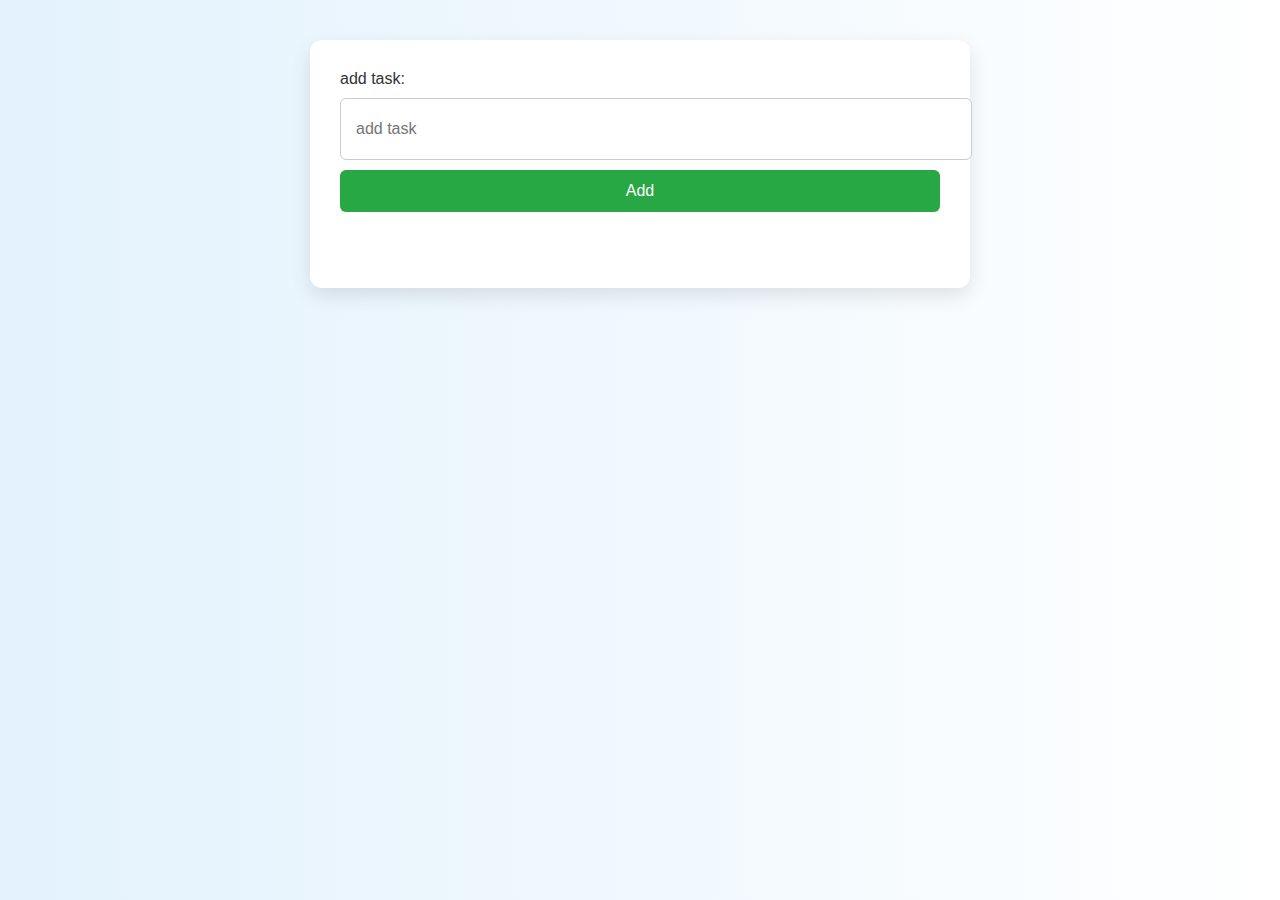
<file: index.html>
<!DOCTYPE html>
<html lang="en">
<head>
    <meta charset="UTF-8">
    <meta name="viewport" content="width=device-width, initial-scale=1.0">
    <title>Document</title>
    <link rel="stylesheet" href="style.css">
</head>
<body>
    <div class="container">

         <form action="" id="form" method="POST">
            <label for="task">add task:</label>
            <input type="text" id="task" name="task" placeholder="add task" >
            <button type="submit">Add</button>
            <ul id="list">

            </ul>

         </form>
    </div>
    <script src="script.js"></script>
</body>
</html>
</file>
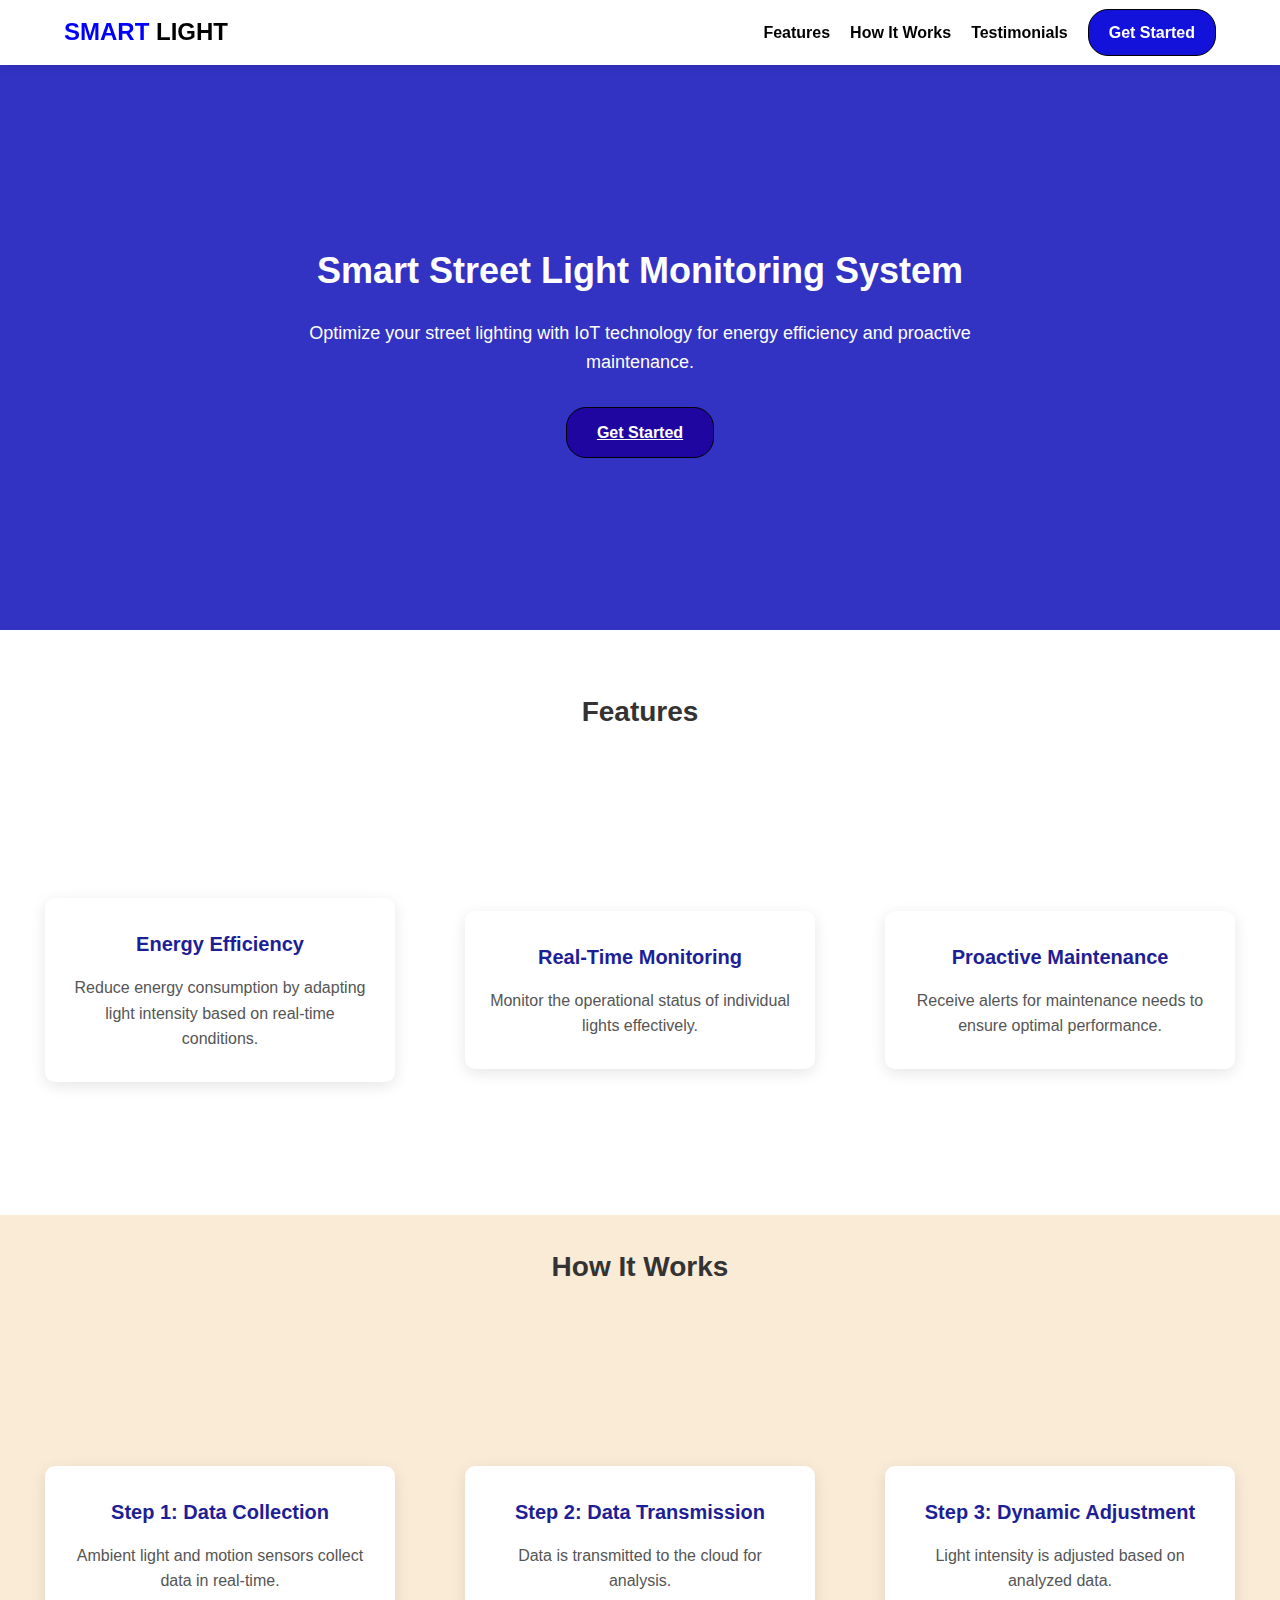
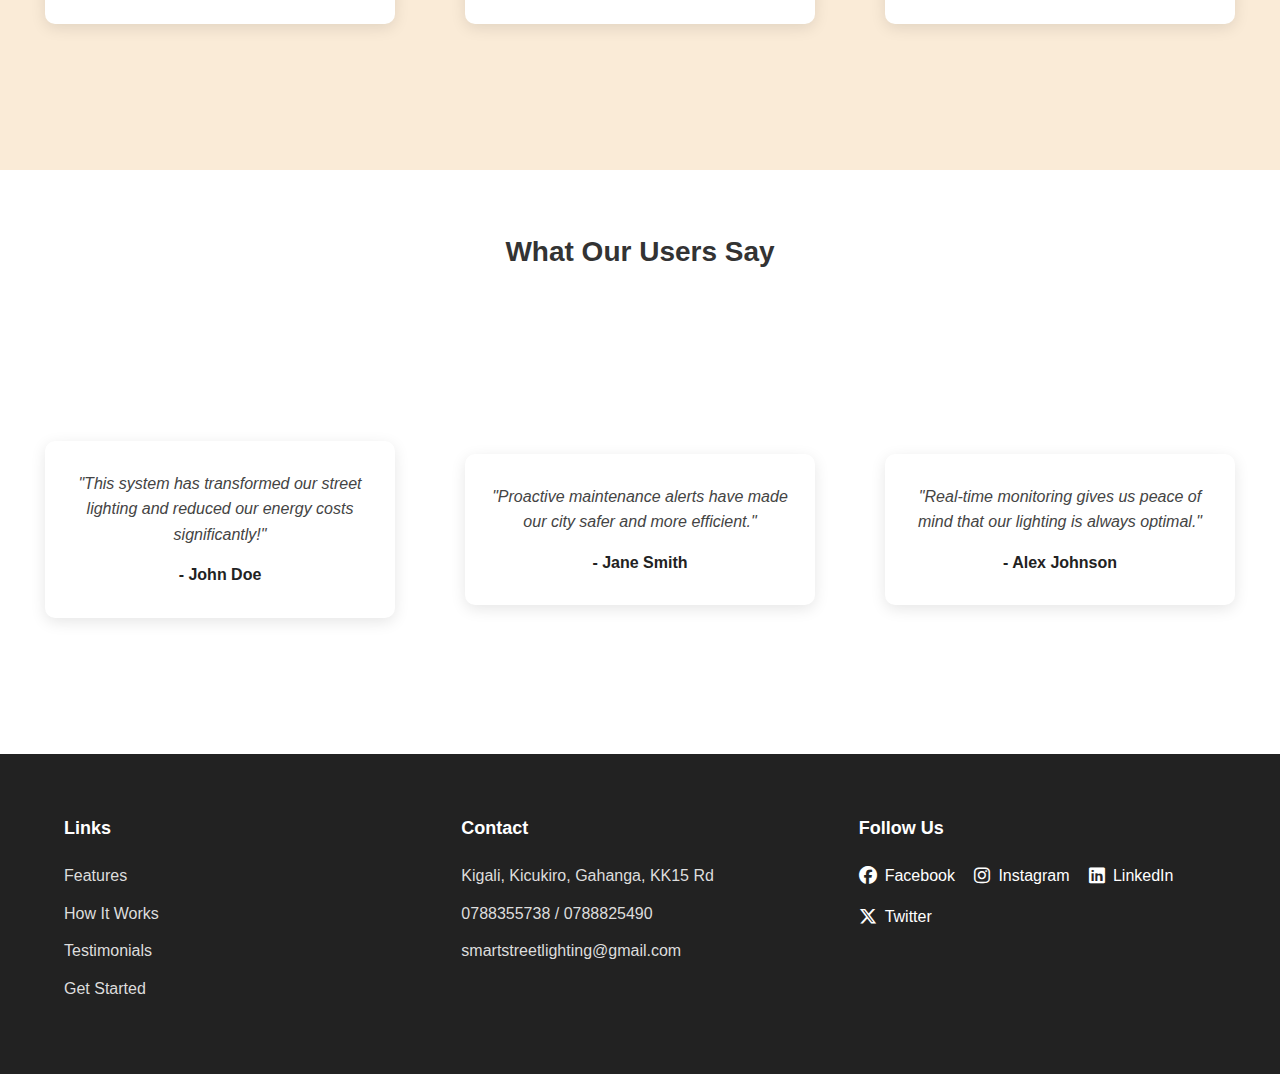
<file: smartligh/index.html>
<!DOCTYPE html>
<html lang="en">
<head>
  <meta charset="UTF-8" />
  <meta name="viewport" content="width=device-width, initial-scale=1.0, maximum-scale=1.0, user-scalable=no">
  <title>Smart Street Light Monitoring System</title>
  <style>
    @import url("https://cdnjs.cloudflare.com/ajax/libs/font-awesome/6.7.2/css/all.min.css");

    * {
      margin: 0;
      padding: 0;
      box-sizing: border-box;
      font-family: 'Segoe UI', Tahoma, Geneva, Verdana, sans-serif;
    }

    body {
      background-color: white;
      color: black;
      line-height: 1.6;
      -webkit-text-size-adjust: 100%;
      text-size-adjust: 100%;
    }

    header {
      height: 65px;
      display: flex;
      justify-content: space-between;
      align-items: center;
      padding: 20px max(5%, env(safe-area-inset-left));
      padding-top: calc(20px + env(safe-area-inset-top));
      background-color: white;
      position: fixed;
      width: 100%;
      z-index: 1000;
      box-shadow: 0 2px 10px rgba(0, 0, 0, 0.1);
    }

    .logo {
      font-size: 24px;
      font-weight: bold;
      white-space: nowrap;
    }

    .logo span {
      color: blue;
    }

    nav {
      display: flex;
      gap: 20px;
      align-items: center;
    }

    nav a {
      text-decoration: none;
      color: black;
      font-weight: bold;
      text-transform: capitalize;
      white-space: nowrap;
    }

    .get-started-btn {
      background-color: rgb(18, 18, 219);
      color: white;
      padding: 10px 20px;
      min-width: 120px;
      min-height: 44px;
      border-radius: 20px;
      border: 1px solid black;
      cursor: pointer;
      transition: all 0.3s ease;
    }

    .hero {
      height: 70vh;
      min-height: 500px;
      background-color: rgb(50, 50, 195);
      color: white;
      display: flex;
      flex-direction: column;
      justify-content: center;
      align-items: center;
      text-align: center;
      padding: 20px;
      padding-top: calc(10vh + env(safe-area-inset-top));
    }

    .hero h2 {
      font-size: clamp(24px, 5vw, 36px);
      margin-bottom: 20px;
      padding: 0 10px;
    }

    .hero p {
      font-size: clamp(14px, 2.5vw, 18px);
      margin-bottom: 30px;
      max-width: 800px;
      padding: 0 20px;
    }

    .hero .get-started-btn {
      background-color: rgb(32, 6, 160);
      color: rgb(255, 255, 255);
      font-size: 16px;
      padding: 12px 30px;
      font-weight: bold;
    }

    h3.section-title {
      text-align: center;
      margin: 60px 0 30px 0;
      font-size: clamp(20px, 4vw, 28px);
      font-weight: bold;
      color: #333;
    }

    .section-title1 {
      background-color: antiquewhite;
      text-align: center;
      padding: 30px 0;
      font-size: clamp(20px, 4vw, 28px);
      font-weight: bold;
      color: #333;
    }
    
    .how-it-works{
      background-color: antiquewhite;
    }

    .features,
    .how-it-works,
    .testimonials {
      display: flex;
      justify-content: space-around;
      align-items: center;
      height: 50vh;
      color: black;
      text-align: center;
      padding: 20px;
      gap: 20px;
    }

    .feature-card,
    .step-card,
    .testimonial-card {
      background-color: white;
      border-radius: 10px;
      padding: 30px 25px;
      width: 100%;
      max-width: 350px;
      box-shadow: 0 4px 15px rgba(0, 0, 0, 0.1);
      text-align: center;
      transition: transform 0.3s ease;
    }

    .feature-card:hover,
    .step-card:hover,
    .testimonial-card:hover {
      transform: translateY(-10px);
    }

    .feature-card h4,
    .step-card h4 {
      font-size: 20px;
      margin-bottom: 15px;
      color: rgb(30, 30, 150);
    }

    .feature-card p,
    .step-card p {
      font-size: 16px;
      color: #555;
    }

    .testimonial-card {
      font-style: italic;
      color: #444;
    }

    .testimonial-card strong {
      display: block;
      margin-top: 15px;
      font-style: normal;
      color: #222;
    }

    footer {
      background-color: #222;
      color: white;
      padding: 60px max(5%, env(safe-area-inset-left));
      display: flex;
      flex-wrap: wrap;
      justify-content: space-between;
      gap: 40px;
    }

    .footer-section {
      flex: 1;
      min-width: 200px;
    }

    .footer-section h4 {
      margin-bottom: 20px;
      font-size: 18px;
    }

    .footer-section a,
    .footer-section p {
      color: #ddd;
      font-size: 16px;
      text-decoration: none;
      display: block;
      margin-bottom: 12px;
      transition: color 0.3s ease;
    }

    .footer-section a:hover {
      color: white;
    }

    .footer-social a {
      display: inline-flex;
      align-items: center;
      margin-right: 15px;
      margin-bottom: 15px;
      text-decoration: none;
      color: white;
    }

    .footer-social i {
      margin-right: 8px;
      font-size: 18px;
    }

    html {
      scroll-behavior: smooth;
    }

    /* Toggle Styles */
    .menu-toggle {
      display: none;
    }

    .menu-icon {
      display: none;
      font-size: 24px;
      cursor: pointer;
      z-index: 1001;
    }

    /* iPhone 12 Pro Max and similar large phones */
    @media (max-width: 428px) {
      .hero {
        padding-top: 15vh;
        height: 60vh;
        min-height: 400px;
      }
      .main-nav {
        display: none;
        flex-direction: column;
      }
      .feature-card, .step-card, .testimonial-card {
        max-width: 90%;
      }
    }

    /* Pixel 7 and similar sized phones */
    @media (max-width: 412px) {
      .hero h2 {
        font-size: 24px;
      }
      .hero p {
        font-size: 14px;
      }
    }

    @media (max-width: 992px) {
      header {
        padding: 15px max(5%, env(safe-area-inset-left));
      }

      .hero {
        padding-top: 15vh;
      }
    }

   
    @media (max-width: 500px) {
      body {
        font-size: 14px;
      }
      .feature-card h4, .step-card h4 {
        font-size: 18px;
      }
    }

    @media (max-height: 800px) {
      .hero {
        height: auto;
        min-height: 60vh;
        padding: 15vh 20px 40px;
      }
    }
  </style>
</head>
<body>

  <header>
    <div class="logo"><span>SMART</span> LIGHT</div>

    <input type="checkbox" id="menu-toggle" class="menu-toggle" />
    <label for="menu-toggle" class="menu-icon">
      <i class="fa fa-bars"></i>
    </label>

    <nav id="main-nav">
      <a href="#features">Features</a>
      <a href="#how-it-works">How It Works</a>
      <a href="#testimonials">Testimonials</a>
      <a href="#" class="get-started-btn">Get Started</a>
    </nav>
  </header>

  <div class="hero">
    <h2>Smart Street Light Monitoring System</h2>
    <p>Optimize your street lighting with IoT technology for energy efficiency and proactive maintenance.</p>
    <a href="#" class="get-started-btn">Get Started</a>
  </div>

  <h3 class="section-title" id="features">Features</h3>
  <div class="features">
    <div class="feature-card">
      <h4>Energy Efficiency</h4>
      <p>Reduce energy consumption by adapting light intensity based on real-time conditions.</p>
    </div>
    <div class="feature-card">
      <h4>Real-Time Monitoring</h4>
      <p>Monitor the operational status of individual lights effectively.</p>
    </div>
    <div class="feature-card">
      <h4>Proactive Maintenance</h4>
      <p>Receive alerts for maintenance needs to ensure optimal performance.</p>
    </div>
  </div>

  <h3 class="section-title1" id="how-it-works">How It Works</h3>
  <div class="how-it-works">
    <div class="step-card">
      <h4>Step 1: Data Collection</h4>
      <p>Ambient light and motion sensors collect data in real-time.</p>
    </div>
    <div class="step-card">
      <h4>Step 2: Data Transmission</h4>
      <p>Data is transmitted to the cloud for analysis.</p>
    </div>
    <div class="step-card">
      <h4>Step 3: Dynamic Adjustment</h4>
      <p>Light intensity is adjusted based on analyzed data.</p>
    </div>
  </div>

  <h3 class="section-title" id="testimonials">What Our Users Say</h3>
  <div class="testimonials">
    <div class="testimonial-card">
      <p>"This system has transformed our street lighting and reduced our energy costs significantly!"</p>
      <strong>- John Doe</strong>
    </div>
    <div class="testimonial-card">
      <p>"Proactive maintenance alerts have made our city safer and more efficient."</p>
      <strong>- Jane Smith</strong>
    </div>
    <div class="testimonial-card">
      <p>"Real-time monitoring gives us peace of mind that our lighting is always optimal."</p>
      <strong>- Alex Johnson</strong>
    </div>
  </div>

  <footer>
    <div class="footer-section">
      <h4>Links</h4>
      <a href="#features">Features</a>
      <a href="#how-it-works">How It Works</a>
      <a href="#testimonials">Testimonials</a>
      <a href="#">Get Started</a>
    </div>
    <div class="footer-section">
      <h4>Contact</h4>
      <p>Kigali, Kicukiro, Gahanga, KK15 Rd</p>
      <p>0788355738 / 0788825490</p>
      <p>smartstreetlighting@gmail.com</p>
    </div>
    <div class="footer-section">
      <h4>Follow Us</h4>
      <div class="footer-social">
        <a href="#"><i class="fa-brands fa-facebook"></i>Facebook</a>
        <a href="#"><i class="fa-brands fa-instagram"></i>Instagram</a>
        <a href="#"><i class="fa-brands fa-linkedin"></i>LinkedIn</a>
        <a href="#"><i class="fa-brands fa-x-twitter"></i>Twitter</a>
      </div>
    </div>
  </footer>
</body>
</html>
</file>
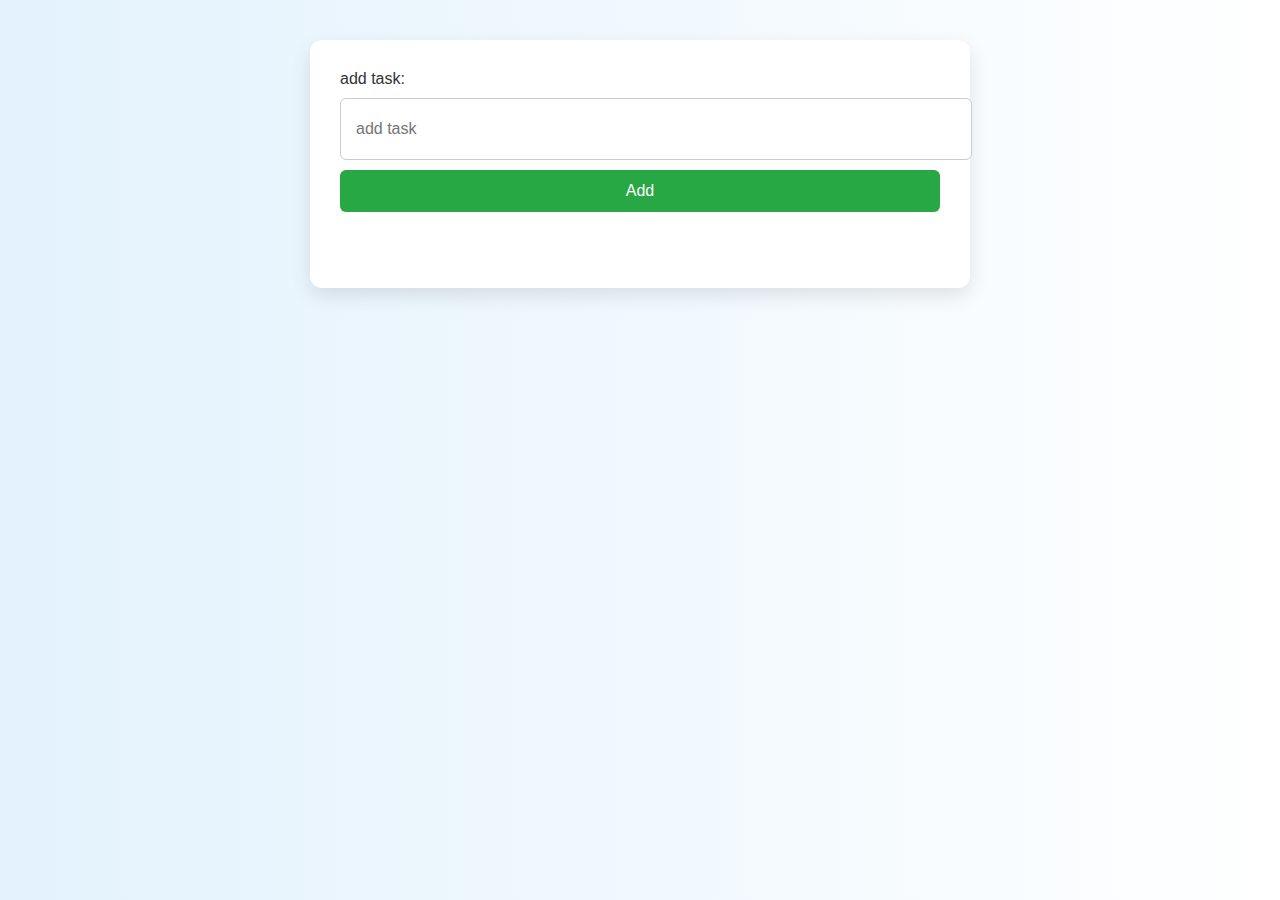
<file: Desktop/intership/pdl/index.html>
<!DOCTYPE html>
<html lang="en">
<head>
    <meta charset="UTF-8">
    <meta name="viewport" content="width=device-width, initial-scale=1.0">
    <title>Document</title>
    <link rel="stylesheet" href="style.css">
</head>
<body>
    <div class="container">

         <form action="" id="form" method="POST">
            <label for="task">add task:</label>
            <input type="text" id="task" name="task" placeholder="add task" >
            <button type="submit">Add</button>
            <ul id="list">

            </ul>

         </form>
    </div>
    <script src="script.js"></script>
</body>
</html>
</file>
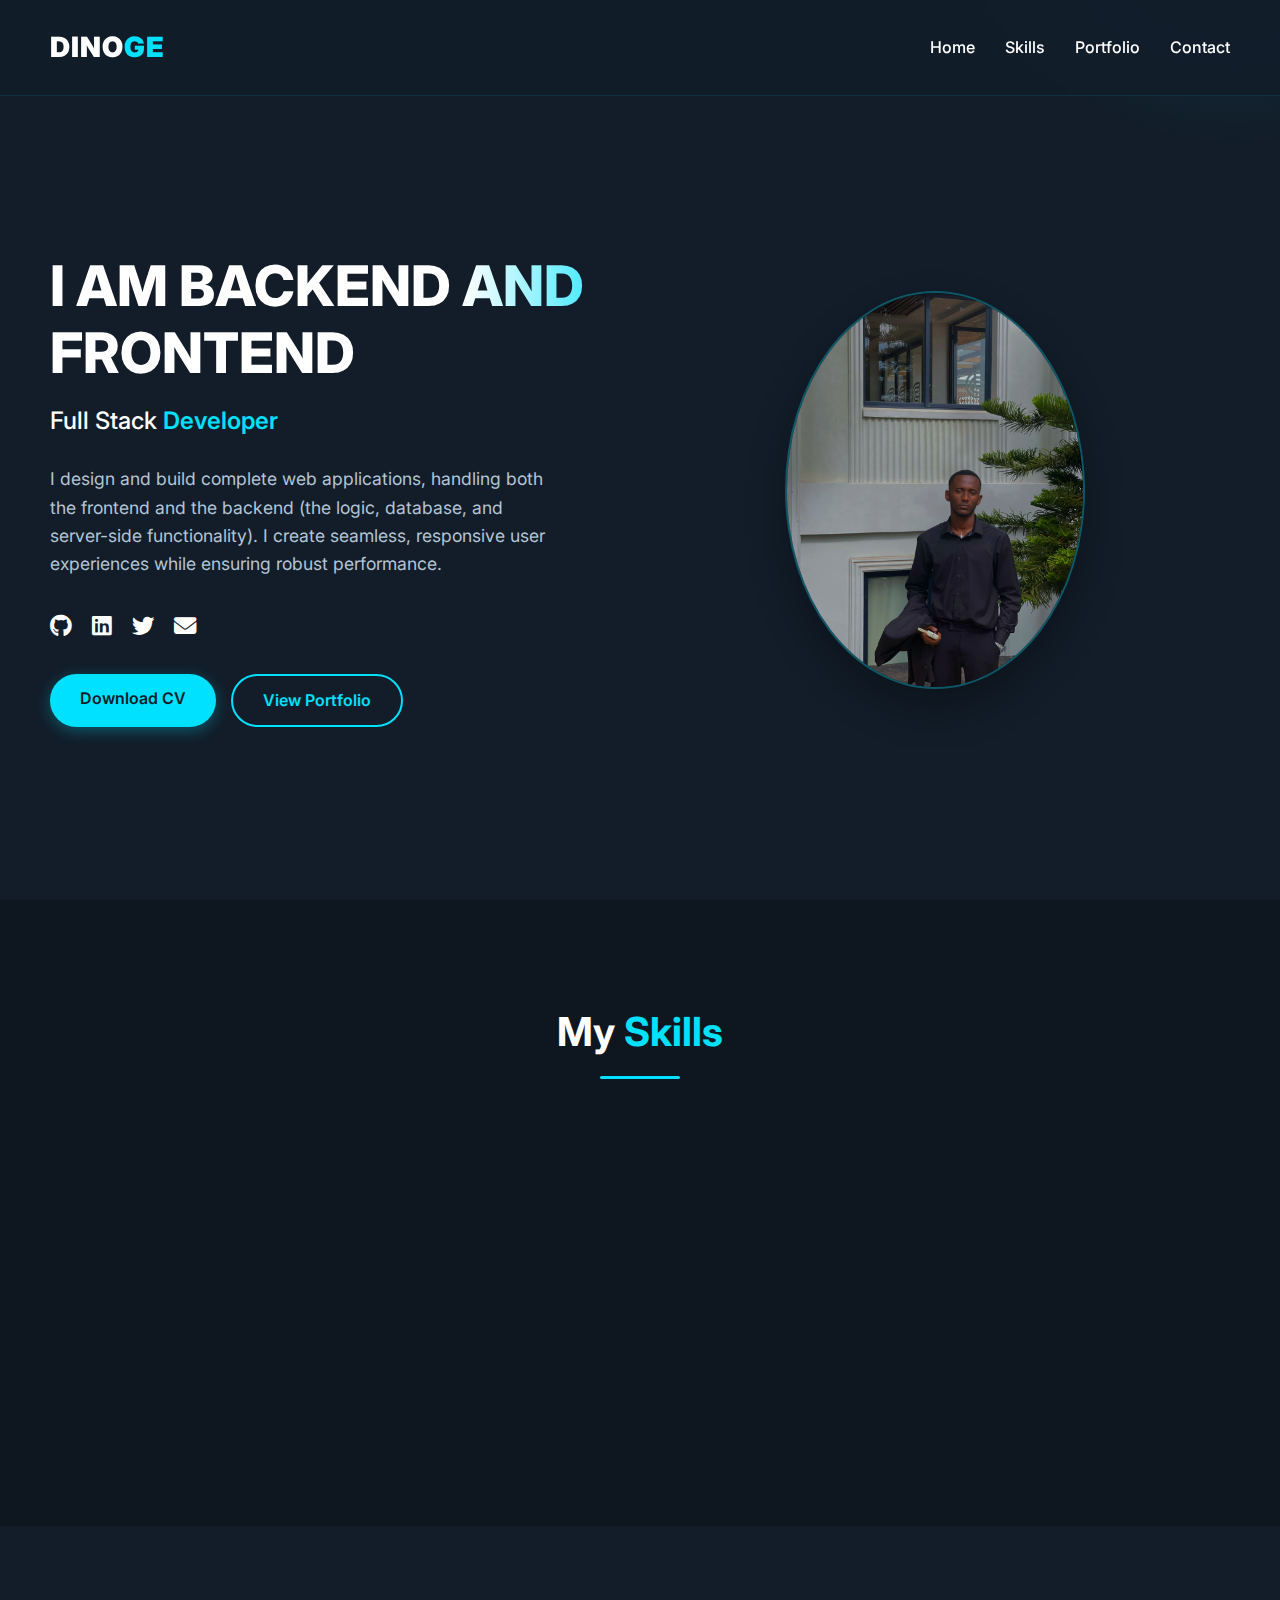
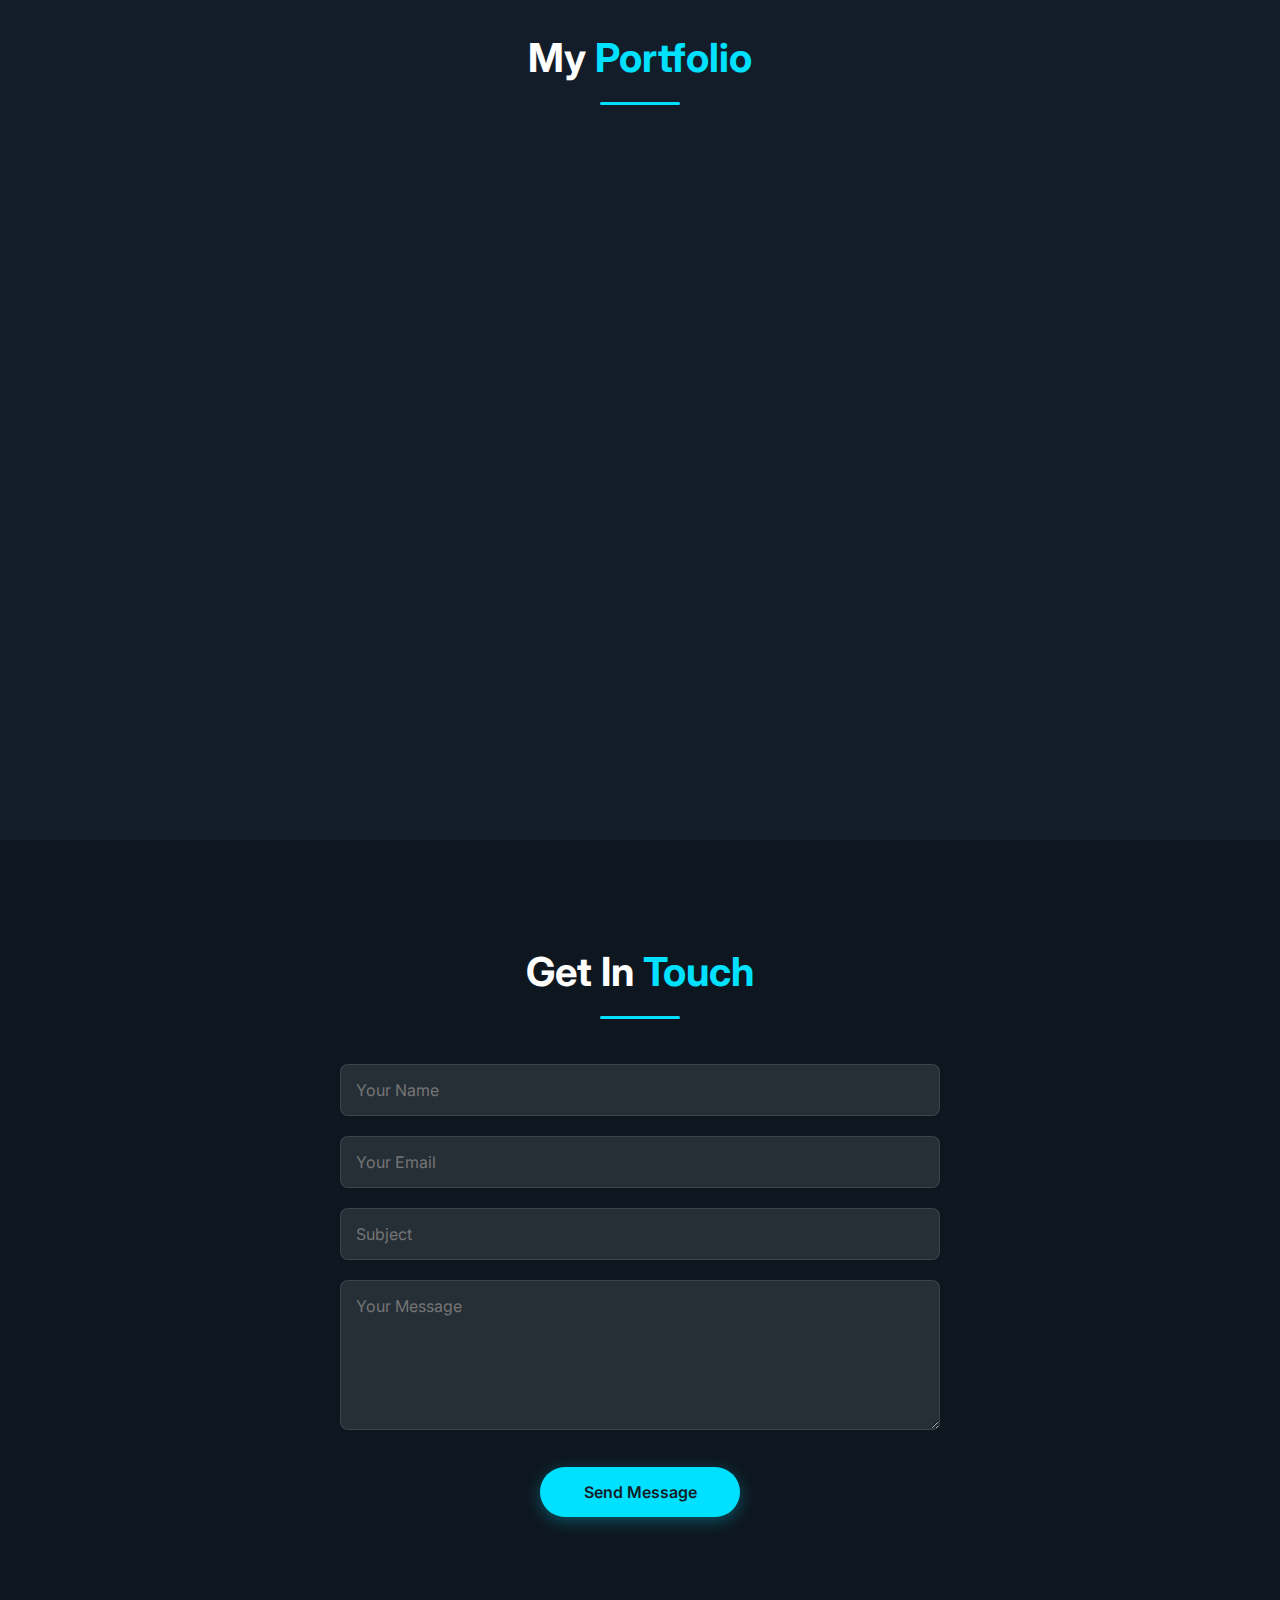
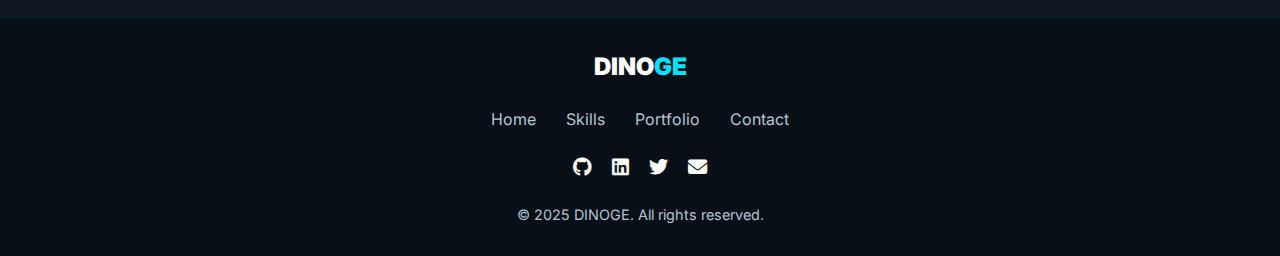
<file: portflio.html>
<!DOCTYPE html>
<html lang="en">
<head>
  <meta charset="UTF-8">
  <meta name="viewport" content="width=device-width, initial-scale=1.0">
  <title>DINOGE Portfolio</title>
  <link href="https://fonts.googleapis.com/css2?family=Inter:wght@400;500;600;700;800;900&family=Poppins:wght@400;500;600;700&display=swap" rel="stylesheet">
  <link rel="stylesheet" href="https://cdnjs.cloudflare.com/ajax/libs/font-awesome/6.4.0/css/all.min.css">
  <style>
    /* ===== CORE STYLES ===== */
    * {
      margin: 0;
      padding: 0;
      box-sizing: border-box;
      font-family: 'Inter', 'Poppins', sans-serif;
    }

    html {
      scroll-behavior: smooth;
    }

    body {
      background-color: #121d29;
      color: #fff;
      line-height: 1.6;
    }

    /* ===== HEADER ===== */
    header {
      background-color: rgba(18, 29, 41, 0.9);
      padding: 25px 50px;
      display: flex;
      justify-content: space-between;
      align-items: center;
      position: fixed;
      width: 100%;
      top: 0;
      z-index: 1000;
      backdrop-filter: blur(10px);
      border-bottom: 1px solid rgba(0, 225, 255, 0.1);
    }

    .logo {
      font-size: 28px;
      font-weight: 900;
      color: #fff;
      letter-spacing: 1px;
      font-family: 'Inter', sans-serif;
    }

    .logo span {
      color: #00e1ff;
    }

    nav ul {
      list-style: none;
      display: flex;
      gap: 30px;
    }

    nav ul li a {
      color: #fff;
      text-decoration: none;
      font-weight: 500;
      font-size: 16px;
      position: relative;
      transition: all 0.3s ease;
    }

    nav ul li a::after {
      content: '';
      position: absolute;
      width: 0;
      height: 2px;
      bottom: -5px;
      left: 0;
      background-color: #00e1ff;
      transition: width 0.3s ease;
    }

    nav ul li a:hover::after {
      width: 100%;
    }

    nav ul li a:hover {
      color: #00e1ff;
    }

    .menu-toggle {
      display: none;
      font-size: 24px;
      color: #00e1ff;
      cursor: pointer;
      transition: transform 0.3s ease;
    }

    .menu-toggle:hover {
      transform: rotate(90deg);
    }

    /* ===== HERO SECTION ===== */
    .hero {
      display: flex;
      justify-content: space-between;
      align-items: center;
      padding: 180px 50px 100px;
      min-height: 100vh;
      position: relative;
      overflow: hidden;
    }

    .hero::before {
      content: '';
      position: absolute;
      top: -50%;
      right: -20%;
      width: 600px;
      height: 600px;
      background: radial-gradient(circle, rgba(0, 225, 255, 0.15) 0%, transparent 70%);
      z-index: -1;
    }

    .hero-text {
      flex: 1;
      max-width: 600px;
    }

    .hero-text h1 {
      font-size: 3.5rem;
      font-weight: 800;
      margin-bottom: 15px;
      line-height: 1.2;
      background: linear-gradient(90deg, #fff 70%, #00e1ff);
      -webkit-background-clip: text;
      background-clip: text;
      color: transparent;
    }

    .hero-text h2 {
      font-size: 1.5rem;
      font-weight: 500;
      margin-bottom: 25px;
    }

    .hero-text h2 span {
      color: #00e1ff;
      font-weight: 600;
    }

    .hero-text p {
      margin: 20px 0 30px;
      font-size: 1.1rem;
      color: #b3c5d5;
      max-width: 500px;
    }

    .socials {
      display: flex;
      gap: 20px;
      margin-bottom: 30px;
    }

    .socials a {
      color: #fff;
      font-size: 1.4rem;
      transition: all 0.3s ease;
    }

    .socials a:hover {
      color: #00e1ff;
      transform: translateY(-3px);
    }

    .buttons {
      display: flex;
      gap: 15px;
      flex-wrap: wrap;
    }

    .btn {
      display: inline-block;
      padding: 12px 30px;
      border-radius: 30px;
      text-decoration: none;
      font-weight: 600;
      font-size: 1rem;
      transition: all 0.3s ease;
      text-align: center;
    }

    .btn-primary {
      background: #00e1ff;
      color: #121d29;
      box-shadow: 0 4px 15px rgba(0, 225, 255, 0.3);
    }

    .btn-primary:hover {
      transform: translateY(-3px);
      box-shadow: 0 6px 20px rgba(0, 225, 255, 0.4);
    }

    .btn-secondary {
      background: transparent;
      border: 2px solid #00e1ff;
      color: #00e1ff;
    }

    .btn-secondary:hover {
      background: rgba(0, 225, 255, 0.1);
    }

    .hero-img {
      flex: 1;
      display: flex;
      justify-content: center;
      position: relative;
    }

    .hero-img img {
      max-width: 100%;
      width: 300px;
      border-radius: 50%;
      box-shadow: 0 20px 40px rgba(0, 0, 0, 0.3);
      border: 2px solid rgba(0, 225, 255, 0.3);
      transition: transform 0.5s ease;
    }

    .hero-img:hover img {
      transform: scale(1.05);
    }

    /* ===== SKILLS SECTION ===== */
    .skills {
      padding: 100px 50px;
      background-color: #0e161f;
      position: relative;
    }

    .skills::before {
      content: '';
      position: absolute;
      top: 0;
      left: 0;
      width: 100%;
      height: 100%;
      background: url('data:image/svg+xml;utf8,<svg xmlns="http://www.w3.org/2000/svg" viewBox="0 0 100 100" preserveAspectRatio="none"><path fill="rgba(0, 225, 255, 0.03)" d="M0,0 L100,0 L100,100 L0,100 Z"></path></svg>');
      opacity: 0.1;
      z-index: 0;
    }

    .skills h2 {
      font-size: 2.5rem;
      margin-bottom: 60px;
      text-align: center;
      position: relative;
    }

    .skills h2 span {
      color: #00e1ff;
    }

    .skills h2::after {
      content: '';
      position: absolute;
      bottom: -15px;
      left: 50%;
      transform: translateX(-50%);
      width: 80px;
      height: 3px;
      background: #00e1ff;
      border-radius: 3px;
    }

    .skills-container {
      display: grid;
      grid-template-columns: repeat(auto-fit, minmax(300px, 1fr));
      gap: 30px;
      max-width: 1000px;
      margin: 0 auto;
      position: relative;
      z-index: 1;
    }

    .skill {
      background: rgba(255, 255, 255, 0.05);
      border-radius: 15px;
      padding: 25px;
      transition: transform 0.3s ease, box-shadow 0.3s ease;
      border: 1px solid rgba(0, 225, 255, 0.1);
      backdrop-filter: blur(5px);
    }

    .skill:hover {
      transform: translateY(-10px);
      box-shadow: 0 10px 30px rgba(0, 225, 255, 0.1);
      border-color: rgba(0, 225, 255, 0.3);
    }

    .skill-content {
      display: flex;
      align-items: center;
      gap: 20px;
      margin-bottom: 15px;
    }

    .skill-icon {
      width: 50px;
      height: 50px;
      background: rgba(0, 225, 255, 0.1);
      border-radius: 50%;
      display: flex;
      align-items: center;
      justify-content: center;
      font-size: 1.5rem;
      color: #00e1ff;
    }

    .skill-info h4 {
      font-size: 1.2rem;
      margin-bottom: 5px;
    }

    .skill-info p {
      color: #b3c5d5;
      font-size: 0.9rem;
    }

    .bar {
      background-color: #1a2635;
      border-radius: 10px;
      overflow: hidden;
      height: 10px;
      width: 100%;
    }

    .bar div {
      background: linear-gradient(90deg, #00e1ff, #00a8ff);
      height: 100%;
      border-radius: 10px;
      position: relative;
      overflow: hidden;
    }

    .bar div::after {
      content: '';
      position: absolute;
      top: 0;
      left: 0;
      right: 0;
      bottom: 0;
      background: linear-gradient(90deg, 
                rgba(255, 255, 255, 0) 0%, 
                rgba(255, 255, 255, 0.3) 50%, 
                rgba(255, 255, 255, 0) 100%);
      animation: shine 2s infinite;
    }

    @keyframes shine {
      0% { transform: translateX(-100%); }
      100% { transform: translateX(100%); }
    }

    /* ===== PORTFOLIO SECTION ===== */
    .portfolio {
      padding: 100px 50px;
      background-color: #121d29;
    }

    .portfolio h2 {
      font-size: 2.5rem;
      margin-bottom: 60px;
      text-align: center;
      position: relative;
    }

    .portfolio h2 span {
      color: #00e1ff;
    }

    .portfolio h2::after {
      content: '';
      position: absolute;
      bottom: -15px;
      left: 50%;
      transform: translateX(-50%);
      width: 80px;
      height: 3px;
      background: #00e1ff;
      border-radius: 3px;
    }

    .portfolio-gallery {
      display: grid;
      grid-template-columns: repeat(auto-fit, minmax(300px, 1fr));
      gap: 25px;
      max-width: 1200px;
      margin: 0 auto;
    }

    .portfolio-item {
      position: relative;
      overflow: hidden;
      border-radius: 15px;
      aspect-ratio: 4 / 3;
      box-shadow: 0 5px 15px rgba(0, 0, 0, 0.2);
      transition: transform 0.3s ease;
    }

    .portfolio-item:hover {
      transform: translateY(-10px);
    }

    .portfolio-item img {
      width: 100%;
      height: 100%;
      object-fit: cover;
      transition: transform 0.5s ease;
    }

    .portfolio-item:hover img {
      transform: scale(1.1);
    }

    .overlay {
      position: absolute;
      top: 0;
      left: 0;
      right: 0;
      bottom: 0;
      background: linear-gradient(to top, rgba(0, 0, 0, 0.8), transparent);
      display: flex;
      flex-direction: column;
      justify-content: flex-end;
      padding: 20px;
      opacity: 0;
      transition: opacity 0.3s ease;
    }

    .portfolio-item:hover .overlay {
      opacity: 1;
    }

    .overlay h3 {
      font-size: 1.5rem;
      margin-bottom: 10px;
      transform: translateY(20px);
      transition: transform 0.3s ease;
    }

    .overlay p {
      color: #b3c5d5;
      transform: translateY(20px);
      transition: transform 0.3s ease 0.1s;
    }

    .portfolio-item:hover .overlay h3,
    .portfolio-item:hover .overlay p {
      transform: translateY(0);
    }

    /* ===== CONTACT SECTION ===== */
    .contact {
      padding: 100px 50px;
      background-color: #0e161f;
      position: relative;
    }

    .contact::before {
      content: '';
      position: absolute;
      top: 0;
      left: 0;
      width: 100%;
      height: 100%;
      background: url('data:image/svg+xml;utf8,<svg xmlns="http://www.w3.org/2000/svg" viewBox="0 0 100 100" preserveAspectRatio="none"><path fill="rgba(0, 225, 255, 0.03)" d="M0,0 L100,0 L100,100 L0,100 Z"></path></svg>');
      opacity: 0.1;
      z-index: 0;
    }

    .contact h2 {
      font-size: 2.5rem;
      margin-bottom: 60px;
      text-align: center;
      position: relative;
    }

    .contact h2 span {
      color: #00e1ff;
    }

    .contact h2::after {
      content: '';
      position: absolute;
      bottom: -15px;
      left: 50%;
      transform: translateX(-50%);
      width: 80px;
      height: 3px;
      background: #00e1ff;
      border-radius: 3px;
    }

    .contact-form {
      max-width: 600px;
      margin: 0 auto;
      position: relative;
      z-index: 1;
    }

    .form-group {
      margin-bottom: 20px;
    }

    .contact input,
    .contact textarea {
      width: 100%;
      padding: 15px;
      border: none;
      border-radius: 8px;
      background: rgba(255, 255, 255, 0.1);
      color: #fff;
      font-size: 1rem;
      transition: all 0.3s ease;
      border: 1px solid rgba(255, 255, 255, 0.1);
    }

    .contact input:focus,
    .contact textarea:focus {
      outline: none;
      border-color: #00e1ff;
      background: rgba(0, 225, 255, 0.05);
      box-shadow: 0 0 10px rgba(0, 225, 255, 0.2);
    }

    .contact textarea {
      min-height: 150px;
      resize: vertical;
    }

    .contact .btn {
      display: block;
      width: 100%;
      max-width: 200px;
      margin: 30px auto 0;
      padding: 15px;
      background: #00e1ff;
      color: #121d29;
      border: none;
      border-radius: 30px;
      font-weight: 600;
      font-size: 1rem;
      cursor: pointer;
      transition: all 0.3s ease;
    }

    .contact .btn:hover {
      transform: translateY(-3px);
      box-shadow: 0 6px 20px rgba(0, 225, 255, 0.4);
    }

    /* ===== FOOTER ===== */
    footer {
      background-color: #090f16;
      padding: 30px 50px;
      text-align: center;
      border-top: 1px solid rgba(0, 225, 255, 0.1);
    }

    .footer-content {
      max-width: 1200px;
      margin: 0 auto;
    }

    .footer-logo {
      font-size: 24px;
      font-weight: 900;
      margin-bottom: 20px;
      color: #fff;
    }

    .footer-logo span {
      color: #00e1ff;
    }

    .footer-links {
      display: flex;
      justify-content: center;
      gap: 30px;
      margin-bottom: 20px;
      flex-wrap: wrap;
    }

    .footer-links a {
      color: #b3c5d5;
      text-decoration: none;
      transition: color 0.3s ease;
    }

    .footer-links a:hover {
      color: #00e1ff;
    }

    .footer-socials {
      display: flex;
      justify-content: center;
      gap: 20px;
      margin-bottom: 20px;
    }

    .footer-socials a {
      color: #fff;
      font-size: 1.2rem;
      transition: all 0.3s ease;
    }

    .footer-socials a:hover {
      color: #00e1ff;
      transform: translateY(-3px);
    }

    .copyright {
      color: #b3c5d5;
      font-size: 0.9rem;
    }

    /* ===== RESPONSIVE DESIGN ===== */
    @media (max-width: 1024px) {
      .hero {
        flex-direction: column;
        text-align: center;
        padding: 150px 30px 80px;
      }

      .hero-text {
        margin-bottom: 50px;
      }

      .hero-text p {
        margin-left: auto;
        margin-right: auto;
      }

      .buttons {
        justify-content: center;
      }
    }

    @media (max-width: 768px) {
      header {
        padding: 20px;
      }

      nav ul {
        display: none;
        position: absolute;
        top: 80px;
        left: 0;
        right: 0;
        background: rgba(18, 29, 41, 0.95);
        flex-direction: column;
        align-items: center;
        padding: 20px 0;
        gap: 15px;
        border-bottom: 1px solid rgba(0, 225, 255, 0.2);
      }

      nav ul.show {
        display: flex;
      }

      .menu-toggle {
        display: block;
      }

      .hero h1 {
        font-size: 2.5rem;
      }

      .hero-text h2 {
        font-size: 1.2rem;
      }

      .skills, .portfolio, .contact {
        padding: 60px 20px;
      }

      .skills h2, .portfolio h2, .contact h2 {
        font-size: 2rem;
      }
    }

    @media (max-width: 480px) {
      .hero {
        padding: 120px 20px 60px;
      }

      .hero h1 {
        font-size: 2rem;
      }

      .btn {
        width: 100%;
      }

      .portfolio-item {
        aspect-ratio: 1 / 1;
      }
    }

    /* ===== ANIMATIONS ===== */
    @keyframes float {
      0%, 100% { transform: translateY(0); }
      50% { transform: translateY(-15px); }
    }

    .floating {
      animation: float 3s ease-in-out infinite;
    }

    /* ===== SCROLLBAR ===== */
    ::-webkit-scrollbar {
      width: 8px;
    }

    ::-webkit-scrollbar-track {
      background: #0e161f;
    }

    ::-webkit-scrollbar-thumb {
      background: #00e1ff;
      border-radius: 4px;
    }

    ::-webkit-scrollbar-thumb:hover {
      background: #00a8ff;
    }
  </style>
</head>
<body>
  <!-- Header -->
  <header>
    <div class="logo">DINO<span>GE</span></div>
    <nav>
      <ul id="nav-menu">
        <li><a href="#home">Home</a></li>
        <li><a href="#skills">Skills</a></li>
        <li><a href="#portfolio">Portfolio</a></li>
        <li><a href="#contact">Contact</a></li>
      </ul>
      <div class="menu-toggle" id="mobile-menu">
        <i class="fas fa-bars"></i>
      </div>
    </nav>
  </header>

  <!-- Hero Section -->
  <section class="hero" id="home">
    <div class="hero-text">
      <h1>I AM BACKEND AND FRONTEND</h1>
      <h2>Full Stack <span>Developer</span></h2>
      <p>I design and build complete web applications, handling both the frontend and the backend (the logic, database, and server-side functionality). I create seamless, responsive user experiences while ensuring robust performance.</p>
      <div class="socials">
        <a href="#"><i class="fab fa-github"></i></a>
        <a href="#"><i class="fab fa-linkedin"></i></a>
        <a href="#"><i class="fab fa-twitter"></i></a>
        <a href="#"><i class="fas fa-envelope"></i></a>
      </div>
      <div class="buttons">
        <a href="#" class="btn btn-primary">Download CV</a>
        <a href="#portfolio" class="btn btn-secondary">View Portfolio</a>
      </div>
    </div>
    <div class="hero-img floating">
      <img src="rene.jpg" alt="Profile Image">
    </div>
  </section>

  <!-- Skills Section -->
  <section class="skills" id="skills">
    <h2>My <span>Skills</span></h2>
    <div class="skills-container">
      <div class="skill">
        <div class="skill-content">
          <div class="skill-icon">
            <i class="fab fa-html5"></i>
          </div>
          <div class="skill-info">
            <h4>HTML5</h4>
            <p>Advanced</p>
          </div>
        </div>
        <div class="bar"><div style="width: 90%"></div></div>
      </div>
      <div class="skill">
        <div class="skill-content">
          <div class="skill-icon">
            <i class="fab fa-css3-alt"></i>
          </div>
          <div class="skill-info">
            <h4>CSS3</h4>
            <p>Advanced</p>
          </div>
        </div>
        <div class="bar"><div style="width: 85%"></div></div>
      </div>
      <div class="skill">
        <div class="skill-content">
          <div class="skill-icon">
            <i class="fab fa-js"></i>
          </div>
          <div class="skill-info">
            <h4>JavaScript</h4>
            <p>Intermediate</p>
          </div>
        </div>
        <div class="bar"><div style="width: 75%"></div></div>
      </div>
      <div class="skill">
        <div class="skill-content">
          <div class="skill-icon">
            <i class="fab fa-react"></i>
          </div>
          <div class="skill-info">
            <h4>React</h4>
            <p>Intermediate</p>
          </div>
        </div>
        <div class="bar"><div style="width: 70%"></div></div>
      </div>
      <div class="skill">
        <div class="skill-content">
          <div class="skill-icon">
            <i class="fab fa-node-js"></i>
          </div>
          <div class="skill-info">
            <h4>Node.js</h4>
            <p>Intermediate</p>
          </div>
        </div>
        <div class="bar"><div style="width: 65%"></div></div>
      </div>
      <div class="skill">
        <div class="skill-content">
          <div class="skill-icon">
            <i class="fas fa-database"></i>
          </div>
          <div class="skill-info">
            <h4>MongoDB</h4>
            <p>Intermediate</p>
          </div>
        </div>
        <div class="bar"><div style="width: 60%"></div></div>
      </div>
    </div>
  </section>

  <!-- Portfolio Section -->
  <section class="portfolio" id="portfolio">
    <h2>My <span>Portfolio</span></h2>
    <div class="portfolio-gallery">
      <div class="portfolio-item">
        <img src="ec.jpg" alt="Project 1">
        <div class="overlay">
          <h3>E-Commerce Platform</h3>
          <p>Fullstack e-commerce solution</p>
        </div>
      </div>
      <div class="portfolio-item">
        <img src="po-ewb.jpg" alt="Project 2">
        <div class="overlay">
          <h3>Portfolio Website</h3>
          <p>Modern portfolio design</p>
        </div>
      </div>
      <div class="portfolio-item">
        <img src="task.png" alt="Project 3">
        <div class="overlay">
          <h3>Task Management App</h3>
          <p>Productivity application</p>
        </div>
      </div>
      <div class="portfolio-item">
        <img src="wether.jpg" alt="Project 4">
        <div class="overlay">
          <h3>Weather Dashboard</h3>
          <p>Real-time weather data</p>
        </div>
      </div>
      <div class="portfolio-item">
        <img src="social.jpg" alt="Project 5">
        <div class="overlay">
          <h3>Social Media App</h3>
          <p>Community platform</p>
        </div>
      </div>
      <div class="portfolio-item">
        <img src="fitness.png" alt="Project 6">
        <div class="overlay">
          <h3>Fitness Tracker</h3>
          <p>Health monitoring system</p>
        </div>
      </div>
    </div>
  </section>

  <!-- Contact Section -->
  <section class="contact" id="contact">
    <h2>Get In <span>Touch</span></h2>
    <form class="contact-form">
      <div class="form-group">
        <input type="text" placeholder="Your Name" required>
      </div>
      <div class="form-group">
        <input type="email" placeholder="Your Email" required>
      </div>
      <div class="form-group">
        <input type="text" placeholder="Subject">
      </div>
      <div class="form-group">
        <textarea placeholder="Your Message" required></textarea>
      </div>
      <button type="submit" class="btn btn-primary">Send Message</button>
    </form>
  </section>

  <!-- Footer -->
  <footer>
    <div class="footer-content">
      <div class="footer-logo">DINO<span>GE</span></div>
      <div class="footer-links">
        <a href="#home">Home</a>
        <a href="#skills">Skills</a>
        <a href="#portfolio">Portfolio</a>
        <a href="#contact">Contact</a>
      </div>
      <div class="footer-socials">
        <a href="#"><i class="fab fa-github"></i></a>
        <a href="#"><i class="fab fa-linkedin"></i></a>
        <a href="#"><i class="fab fa-twitter"></i></a>
        <a href="#"><i class="fas fa-envelope"></i></a>
      </div>
      <div class="copyright">
        &copy; 2025 DINOGE. All rights reserved.
      </div>
    </div>
  </footer>

  <script>
    // Mobile menu toggle
    const mobileMenu = document.getElementById('mobile-menu');
    const navMenu = document.getElementById('nav-menu');
    
    mobileMenu.addEventListener('click', () => {
      navMenu.classList.toggle('show');
      mobileMenu.innerHTML = navMenu.classList.contains('show') 
        ? '<i class="fas fa-times"></i>' 
        : '<i class="fas fa-bars"></i>';
    });
    
    // Close menu when clicking a link
    document.querySelectorAll('#nav-menu a').forEach(link => {
      link.addEventListener('click', () => {
        navMenu.classList.remove('show');
        mobileMenu.innerHTML = '<i class="fas fa-bars"></i>';
      });
    });
    
    // Smooth scrolling for anchor links
    document.querySelectorAll('a[href^="#"]').forEach(anchor => {
      anchor.addEventListener('click', function(e) {
        e.preventDefault();
        document.querySelector(this.getAttribute('href')).scrollIntoView({
          behavior: 'smooth'
        });
      });
    });
    
    // Scroll animation
    const animateOnScroll = () => {
      const elements = document.querySelectorAll('.skill, .portfolio-item');
      elements.forEach(element => {
        const elementPosition = element.getBoundingClientRect().top;
        const screenPosition = window.innerHeight / 1.2;
        
        if (elementPosition < screenPosition) {
          element.style.opacity = '1';
          element.style.transform = 'translateY(0)';
        }
      });
    };
    
    // Set initial state
    document.querySelectorAll('.skill, .portfolio-item').forEach(element => {
      element.style.opacity = '0';
      element.style.transform = 'translateY(20px)';
      element.style.transition = 'all 0.5s ease';
    });
    
    window.addEventListener('scroll', animateOnScroll);
    window.addEventListener('load', animateOnScroll);
  </script>
</body>
</html>
</file>
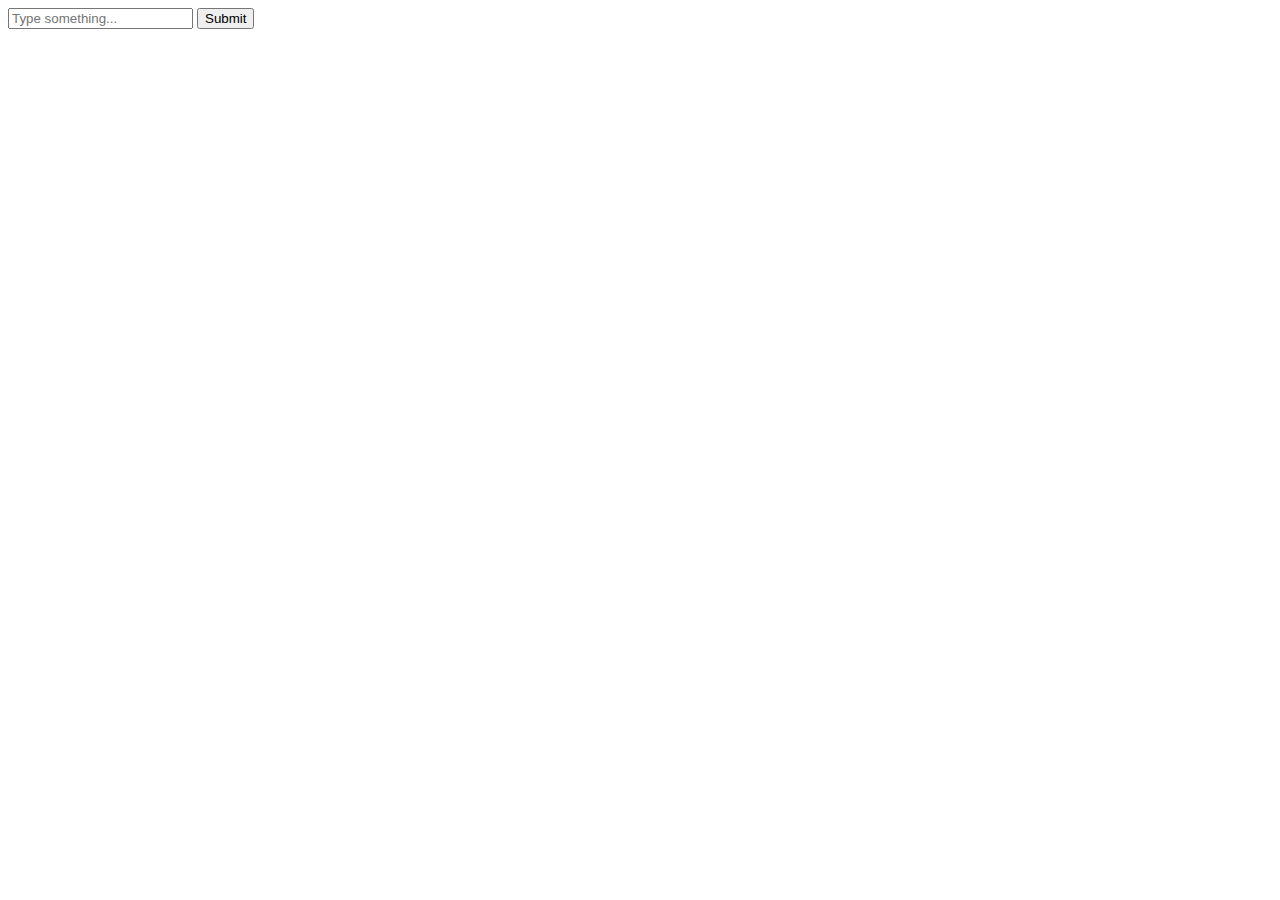
<file: textTospeech.html>
<!DOCTYPE html>
<html lang="en">
<head>
    <meta charset="UTF-8">
    <meta name="viewport" content="width=device-width, initial-scale=1.0">
    <title>Document</title>
</head>
<body>
    <input type="text" id="inputField" placeholder="Type something...">
    <button id="submitButton">Submit</button>
    <script>
        const input=document.querySelector("#inputField");
        const button=document.querySelector("#submitButton");
        const textTospeech=()=>{
            let text=input.value;
            const voice=new SpeechSynthesisUtterance(text);
            voice.lang="sv-SE";
            window.speechSynthesis.speak(voice);

        }
        button.addEventListener("click",textTospeech);
    </script>
</body>
</html>
</file>
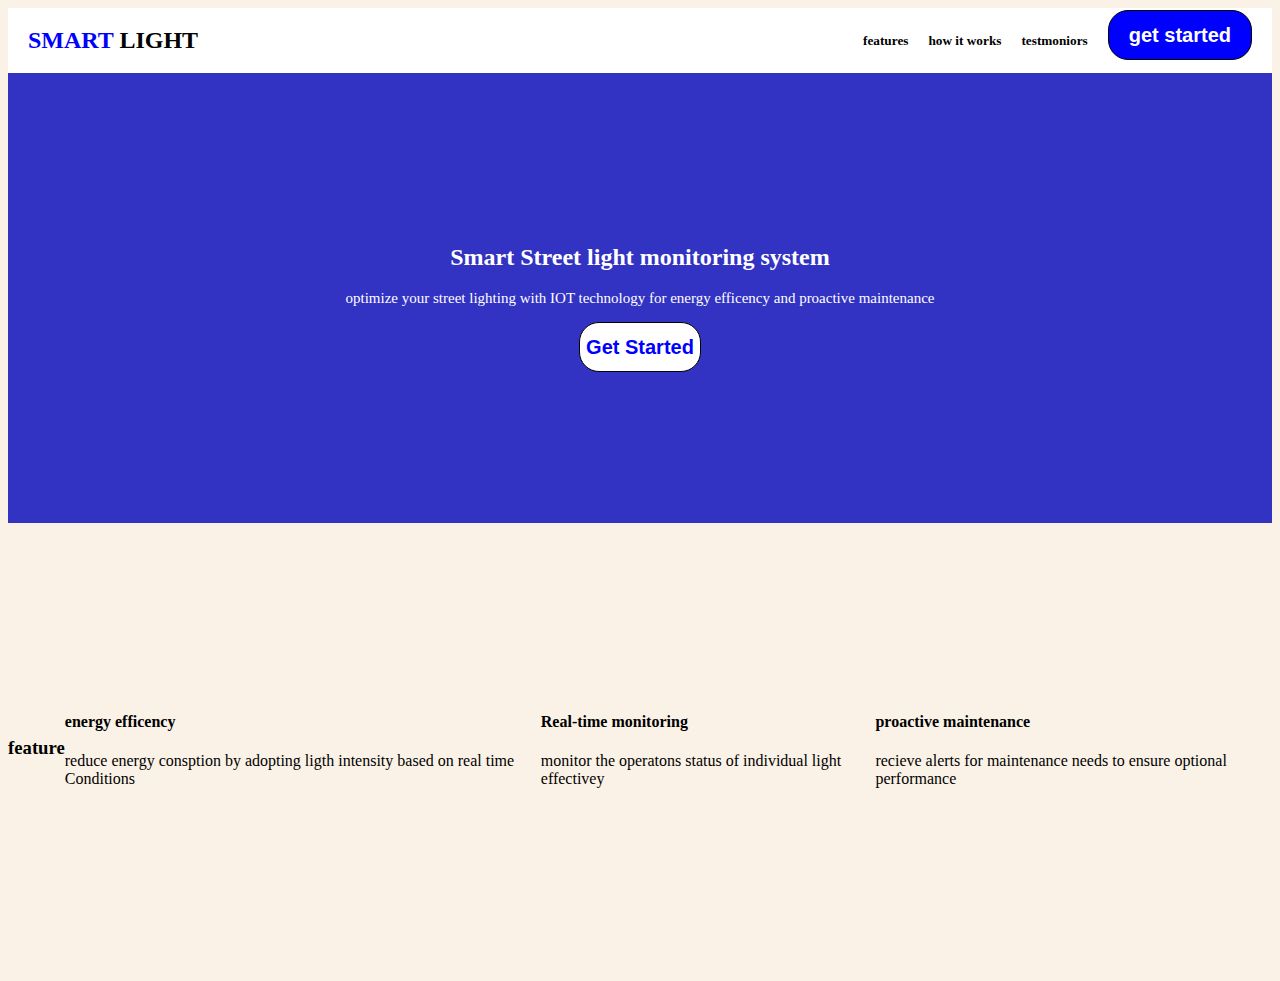
<file: Desktop/intership/intership.html>
<!DOCTYPE html>
<html lang="en">
<head>
    <meta charset="UTF-8">
    <meta name="viewport" content="width=device-width, initial-scale=1.0">
    <title>Document</title>
    <style>
        body{
           background-color: rgb(251, 242, 231); 
        }
        header{
            display: flex;
            justify-content: space-between;
            padding: 20px;
            background-color: white;
            height: 25px;
            align-items: center;
        }
        .nv{
            display: flex;
            gap:20px;
        }
        .b1{
            font-size: 20px;
            font-weight: bold;
            text-align: center;
            text-decoration: none;
            cursor: pointer;
            font-family: 'Gill Sans', 'Gill Sans MT', Calibri, 'Trebuchet MS', sans-serif;
            background-color: blue;
            color: white;
            border: 1px solid black;
            border-radius: 20px;
            padding: 10px 20px;
            height: 50px;
        }
        .l1{
            color: blue;
        }
        .cont{
            display: flex;
            flex-direction: column;
            justify-content: center;
            align-items: center;
            height: 50vh;
            text-align: center;
            background-color: rgb(50, 50, 195);
            color: white;
        
        }
        .p1{
            font-size:15px;
            margin-top: 0;
        }
.b2{
    font-size: 20px;
    color: blue;
    font-weight: bold;
    text-align: center;
    text-decoration: none;
    background-color: white;
    border: 1px solid black;
    border-radius: 20px;
    height: 50px;
}
.fe{
    display: flex;
    justify-content: space-around;
    align-items: center;
    height: 50vh;
}
    </style>
</head>
<body>
    <header>
        <h2 ><label class="l1">SMART</label> LIGHT</h1>
        <div class="nv">
            <h5>features</h5>
            <h5>how it works</h5>
            <h5>testmoniors</h5>
            <button class="b1">get started</button>
        </div>
    </header>
    <div class="cont">
        <h2>Smart Street light monitoring system</h2>
        <p class="p1">optimize your street lighting with IOT technology for energy efficency and proactive maintenance </p>
        <button class="b2">Get Started</button>
    </div>

    <div class="fe">
        <h3>feature</h3>
        <div class="en">
            <h4>energy efficency</h4>
            <p>reduce energy consption by adopting ligth intensity based on real time Conditions</p>
        </div>
        <div class="rl">
            <h4> Real-time monitoring</h4>
            <p>monitor the operatons status of individual light effectivey</p>
        </div>
        <div class="pro">
            <h4>proactive maintenance</h4>
            <p>recieve alerts for maintenance needs to ensure optional performance</p>
        </div>
    </div>
</body>
</html>
</file>
<file: style.css>
/* Base Styles */
body {
    background: linear-gradient(to right, #e3f2fd, #ffffff);
    font-family: 'Segoe UI', Tahoma, Geneva, Verdana, sans-serif;
    margin: 0;
    padding: 40px;
    color: #333;
}

/* Container */
.container {
    max-width: 600px;
    margin: 0 auto;
    padding: 30px;
    background-color: #ffffff;
    border-radius: 12px;
    box-shadow: 0 8px 20px rgba(0, 0, 0, 0.1);
}

/* Form */
form {
    display: flex;
    flex-direction: column;
    gap: 10px;
}

/* Input Field */
input[type="text"] {
    height: 40px;
    width: 100%;
    padding: 10px 15px;
    border: 1px solid #ccc;
    border-radius: 6px;
    font-size: 16px;
    transition: border-color 0.3s ease, background-color 0.3s ease;
}

input[type="text"]:focus {
    border: 2px solid #007bff;
    background-color: #e9f5ff;
    outline: none;
}

/* Button */
button {
    background-color: #28a745;
    color: white;
    padding: 12px;
    font-size: 16px;
    border: none;
    border-radius: 6px;
    cursor: pointer;
    transition: background-color 0.3s ease;
}

button:hover {
    background-color: #218838;
}

/* List Styling */
ul#list {
    list-style-type: none;
    padding: 0;
    margin-top: 20px;
}

ul#list li {
    background-color: #ffffff;
    border: 1px solid #ddd;
    margin-bottom: 10px;
    padding: 12px 16px;
    border-radius: 6px;
    display: flex;
    justify-content: space-between;
    align-items: center;
    transition: background-color 0.3s;
}

ul#list li:hover {
    background-color: #f1f1f1;
}

/* Completed Tasks */
li.completed {
    text-decoration: line-through;
    color: #888;
    background-color: #e0e0e0;
}

/* Delete Button */
.delete-btn {
    background-color: #dc3545;
    color: white;
    border: none;
    padding: 6px 10px;
    border-radius: 4px;
    cursor: pointer;
    font-size: 14px;
    transition: background-color 0.3s ease;
}

.delete-btn:hover {
    background-color: #c82333;
}
</file>
<file: Desktop/intership/pdl/style.css>
/* Base Styles */
body {
    background: linear-gradient(to right, #e3f2fd, #ffffff);
    font-family: 'Segoe UI', Tahoma, Geneva, Verdana, sans-serif;
    margin: 0;
    padding: 40px;
    color: #333;
}

/* Container */
.container {
    max-width: 600px;
    margin: 0 auto;
    padding: 30px;
    background-color: #ffffff;
    border-radius: 12px;
    box-shadow: 0 8px 20px rgba(0, 0, 0, 0.1);
}

/* Form */
form {
    display: flex;
    flex-direction: column;
    gap: 10px;
}

/* Input Field */
input[type="text"] {
    height: 40px;
    width: 100%;
    padding: 10px 15px;
    border: 1px solid #ccc;
    border-radius: 6px;
    font-size: 16px;
    transition: border-color 0.3s ease, background-color 0.3s ease;
}

input[type="text"]:focus {
    border: 2px solid #007bff;
    background-color: #e9f5ff;
    outline: none;
}

/* Button */
button {
    background-color: #28a745;
    color: white;
    padding: 12px;
    font-size: 16px;
    border: none;
    border-radius: 6px;
    cursor: pointer;
    transition: background-color 0.3s ease;
}

button:hover {
    background-color: #218838;
}

/* List Styling */
ul#list {
    list-style-type: none;
    padding: 0;
    margin-top: 20px;
}

ul#list li {
    background-color: #ffffff;
    border: 1px solid #ddd;
    margin-bottom: 10px;
    padding: 12px 16px;
    border-radius: 6px;
    display: flex;
    justify-content: space-between;
    align-items: center;
    transition: background-color 0.3s;
}

ul#list li:hover {
    background-color: #f1f1f1;
}

/* Completed Tasks */
li.completed {
    text-decoration: line-through;
    color: #888;
    background-color: #e0e0e0;
}

/* Delete Button */
.delete-btn {
    background-color: #dc3545;
    color: white;
    border: none;
    padding: 6px 10px;
    border-radius: 4px;
    cursor: pointer;
    font-size: 14px;
    transition: background-color 0.3s ease;
}

.delete-btn:hover {
    background-color: #c82333;
}
</file>
